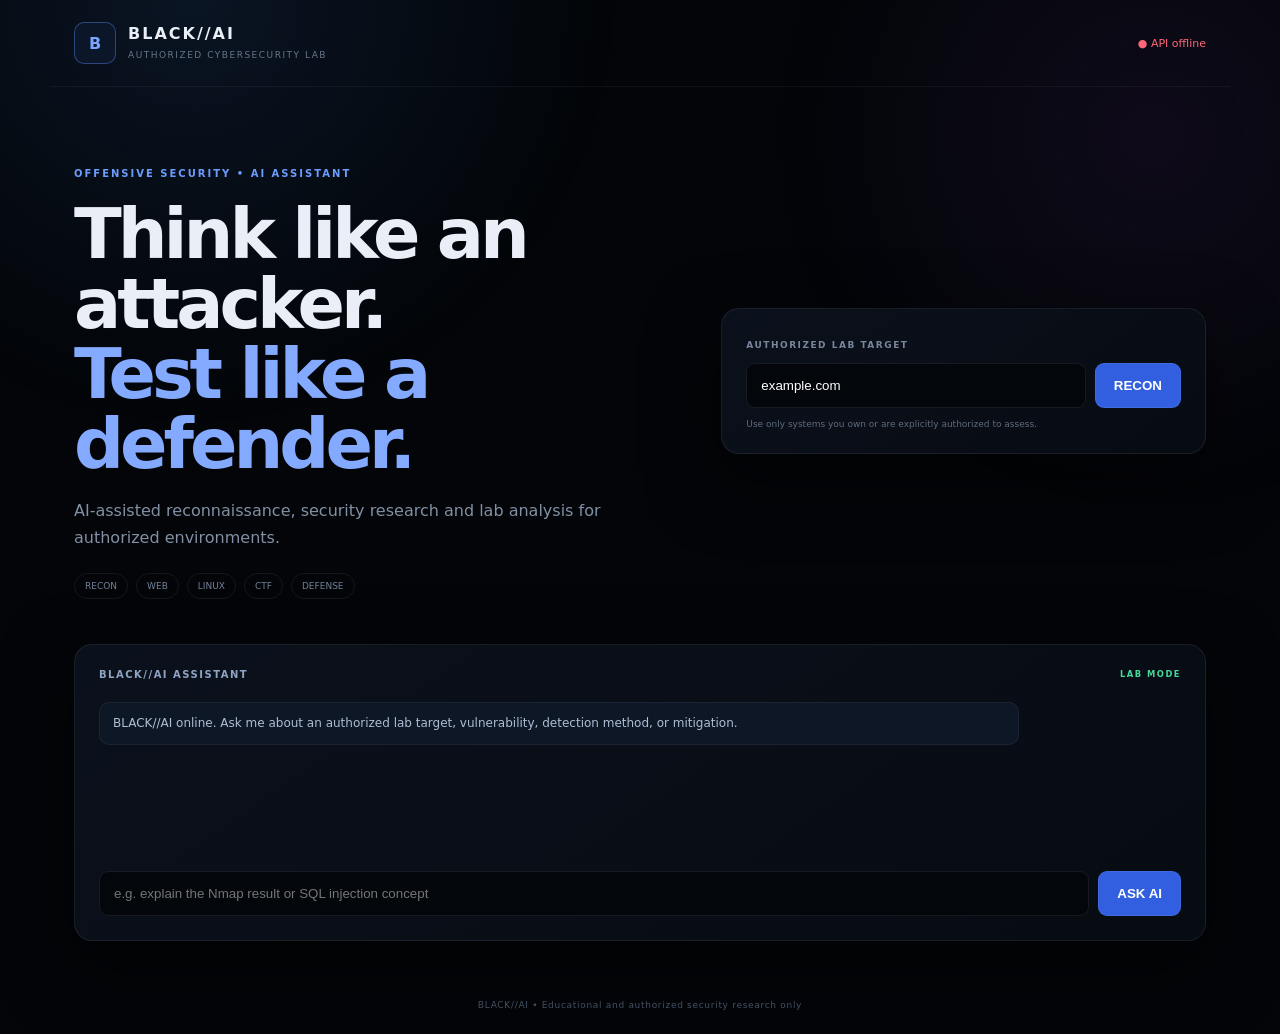
<file: index.html>
<!DOCTYPE html>
<html lang="en">
<head>
<meta charset="UTF-8"><meta name="viewport" content="width=device-width,initial-scale=1.0">
<title>BLACK//AI — Cybersecurity Lab</title><link rel="stylesheet" href="style.css">
</head>
<body>
<header><div class="brand"><span class="logo">B</span><div><b>BLACK//AI</b><small>AUTHORIZED CYBERSECURITY LAB</small></div></div><span id="apiStatus" class="offline">● API offline</span></header>
<main>
<section class="hero"><div><span class="tag">OFFENSIVE SECURITY • AI ASSISTANT</span><h1>Think like an attacker.<br><em>Test like a defender.</em></h1><p>AI-assisted reconnaissance, security research and lab analysis for authorized environments.</p><div class="badges"><span>RECON</span><span>WEB</span><span>LINUX</span><span>CTF</span><span>DEFENSE</span></div></div>
<div class="panel"><label>AUTHORIZED LAB TARGET</label><div class="row"><input id="target" placeholder="example.com or 192.168.56.101" value="example.com"><button id="scan">RECON</button></div><div class="hint">Use only systems you own or are explicitly authorized to assess.</div></div></section>
<section class="ai"><div class="panel"><div class="panel-title"><span>BLACK//AI ASSISTANT</span><small>LAB MODE</small></div><div id="chat" class="chat"><div class="msg bot">BLACK//AI online. Ask me about an authorized lab target, vulnerability, detection method, or mitigation.</div></div><div class="row"><input id="prompt" placeholder="e.g. explain the Nmap result or SQL injection concept"><button id="ask">ASK AI</button></div></div></section>
<div id="error" class="error hidden"></div><div id="loading" class="loading hidden">Running authorized reconnaissance…</div>
<section id="results" class="hidden"><div class="heading"><div><span class="tag">RECON RESULTS</span><h2 id="targetName">—</h2></div><button id="copy">Copy JSON</button></div><div class="stats"><div><small>Resolved IPs</small><b id="ipCount">0</b></div><div><small>DNS Records</small><b id="dnsCount">0</b></div><div><small>HTTP Status</small><b id="httpStatus">—</b></div><div><small>RDAP</small><b id="rdap">—</b></div></div><div class="cards"><article><h3>DNS RECORDS</h3><pre id="dns"></pre></article><article><h3>HTTP INFORMATION</h3><pre id="http"></pre></article><article class="wide"><h3>RDAP INFORMATION</h3><pre id="rdapData"></pre></article></div></section>
</main><footer>BLACK//AI • Educational and authorized security research only</footer><script src="script.js"></script>
</body></html>
</file>
<file: style.css>
*{box-sizing:border-box}body{margin:0;background:#030508;color:#e9eef7;font-family:Inter,system-ui,Arial,sans-serif}body:before{content:"";position:fixed;inset:0;pointer-events:none;background:radial-gradient(circle at 15% 0%,#17345a55,transparent 30%),radial-gradient(circle at 90% 15%,#301c4c44,transparent 27%)}header,main,footer{position:relative;max-width:1180px;margin:auto}header{padding:22px 24px;display:flex;justify-content:space-between;align-items:center;border-bottom:1px solid #ffffff0d}.brand{display:flex;align-items:center;gap:12px}.logo{display:grid;place-items:center;width:42px;height:42px;border:1px solid #5d8fff66;border-radius:10px;background:#0b1628;color:#79a4ff;font-weight:900}.brand b{display:block;letter-spacing:2px}.brand small{color:#68768a;font-size:9px;letter-spacing:1.5px}.offline{color:#ff6678;font-size:11px}.online{color:#49e2a1!important}.hero{padding:75px 24px 45px;display:grid;grid-template-columns:1.1fr .9fr;gap:55px;align-items:center}.tag{color:#6d9cff;font-size:10px;font-weight:800;letter-spacing:2px}.hero h1{font-size:clamp(42px,6vw,70px);line-height:1;letter-spacing:-4px;margin:18px 0}.hero em{font-style:normal;color:#83aaff}.hero p{color:#8290a4;line-height:1.7;max-width:610px}.badges{display:flex;gap:8px;flex-wrap:wrap;margin-top:22px}.badges span{font-size:9px;border:1px solid #ffffff12;padding:7px 10px;border-radius:20px;color:#738198}.panel{background:linear-gradient(145deg,#0b111c,#070b12);border:1px solid #ffffff12;border-radius:18px;padding:24px;box-shadow:0 25px 70px #0008}.panel label{font-size:9px;color:#78869b;font-weight:800;letter-spacing:1.5px}.row{display:flex;gap:9px;margin-top:11px}input{min-width:0;flex:1;background:#03070c;border:1px solid #ffffff14;border-radius:9px;padding:14px;color:#fff;outline:none}input:focus{border-color:#527fff}button{border:1px solid #ffffff12;border-radius:9px;background:#315fe0;color:white;padding:0 18px;font-weight:800;cursor:pointer}button:hover{filter:brightness(1.12)}button:disabled{opacity:.55}.hint{color:#5e6b7d;font-size:9px;margin-top:11px}.ai{padding:0 24px 35px}.panel-title{display:flex;justify-content:space-between;color:#8fa3c2;font-size:10px;font-weight:800;letter-spacing:1.5px}.panel-title small{color:#45d99c}.chat{height:180px;overflow:auto;padding:15px 0}.msg{max-width:85%;padding:11px 13px;border-radius:10px;margin:7px 0;font-size:12px;line-height:1.55}.msg.bot{background:#0d1726;color:#aebed5;border:1px solid #ffffff0d}.msg.user{margin-left:auto;background:#19366e;color:#dce8ff}.error,.loading{margin:0 24px 20px;padding:13px;border-radius:9px;font-size:12px}.error{background:#32151c;color:#ff9aaa}.loading{background:#0d1725;color:#9fb8df}.hidden{display:none!important}.heading{display:flex;justify-content:space-between;align-items:end;padding:10px 24px 18px}.heading h2{margin:6px 0;font-size:25px}.heading button{padding:10px 13px;background:#111d30;color:#aac2e5}.stats{display:grid;grid-template-columns:repeat(4,1fr);gap:11px;padding:0 24px}.stats div{background:#0a111d;border:1px solid #ffffff0d;border-radius:12px;padding:17px}.stats small{display:block;color:#66758a;margin-bottom:7px;font-size:10px}.stats b{font-size:18px}.cards{display:grid;grid-template-columns:1fr 1fr;gap:12px;padding:12px 24px 55px}.cards article{background:#0a111d;border:1px solid #ffffff0d;border-radius:14px;padding:19px}.cards .wide{grid-column:1/-1}.cards h3{font-size:11px;letter-spacing:1px;color:#8da1bf;margin:0 0 12px}.cards pre{margin:0;background:#03070c;border-radius:8px;padding:14px;min-height:150px;max-height:400px;overflow:auto;white-space:pre-wrap;color:#9fb1cb;font:11px/1.6 ui-monospace,Menlo,monospace}footer{text-align:center;color:#445064;font-size:9px;padding:24px;letter-spacing:.7px}@media(max-width:800px){.hero{grid-template-columns:1fr}.stats{grid-template-columns:1fr 1fr}.cards{grid-template-columns:1fr}.cards .wide{grid-column:auto}}@media(max-width:500px){.hero h1{letter-spacing:-2px}.row{flex-direction:column}.row button{height:44px}.stats{grid-template-columns:1fr}.heading{flex-direction:column;align-items:stretch;gap:10px}}
</file>
